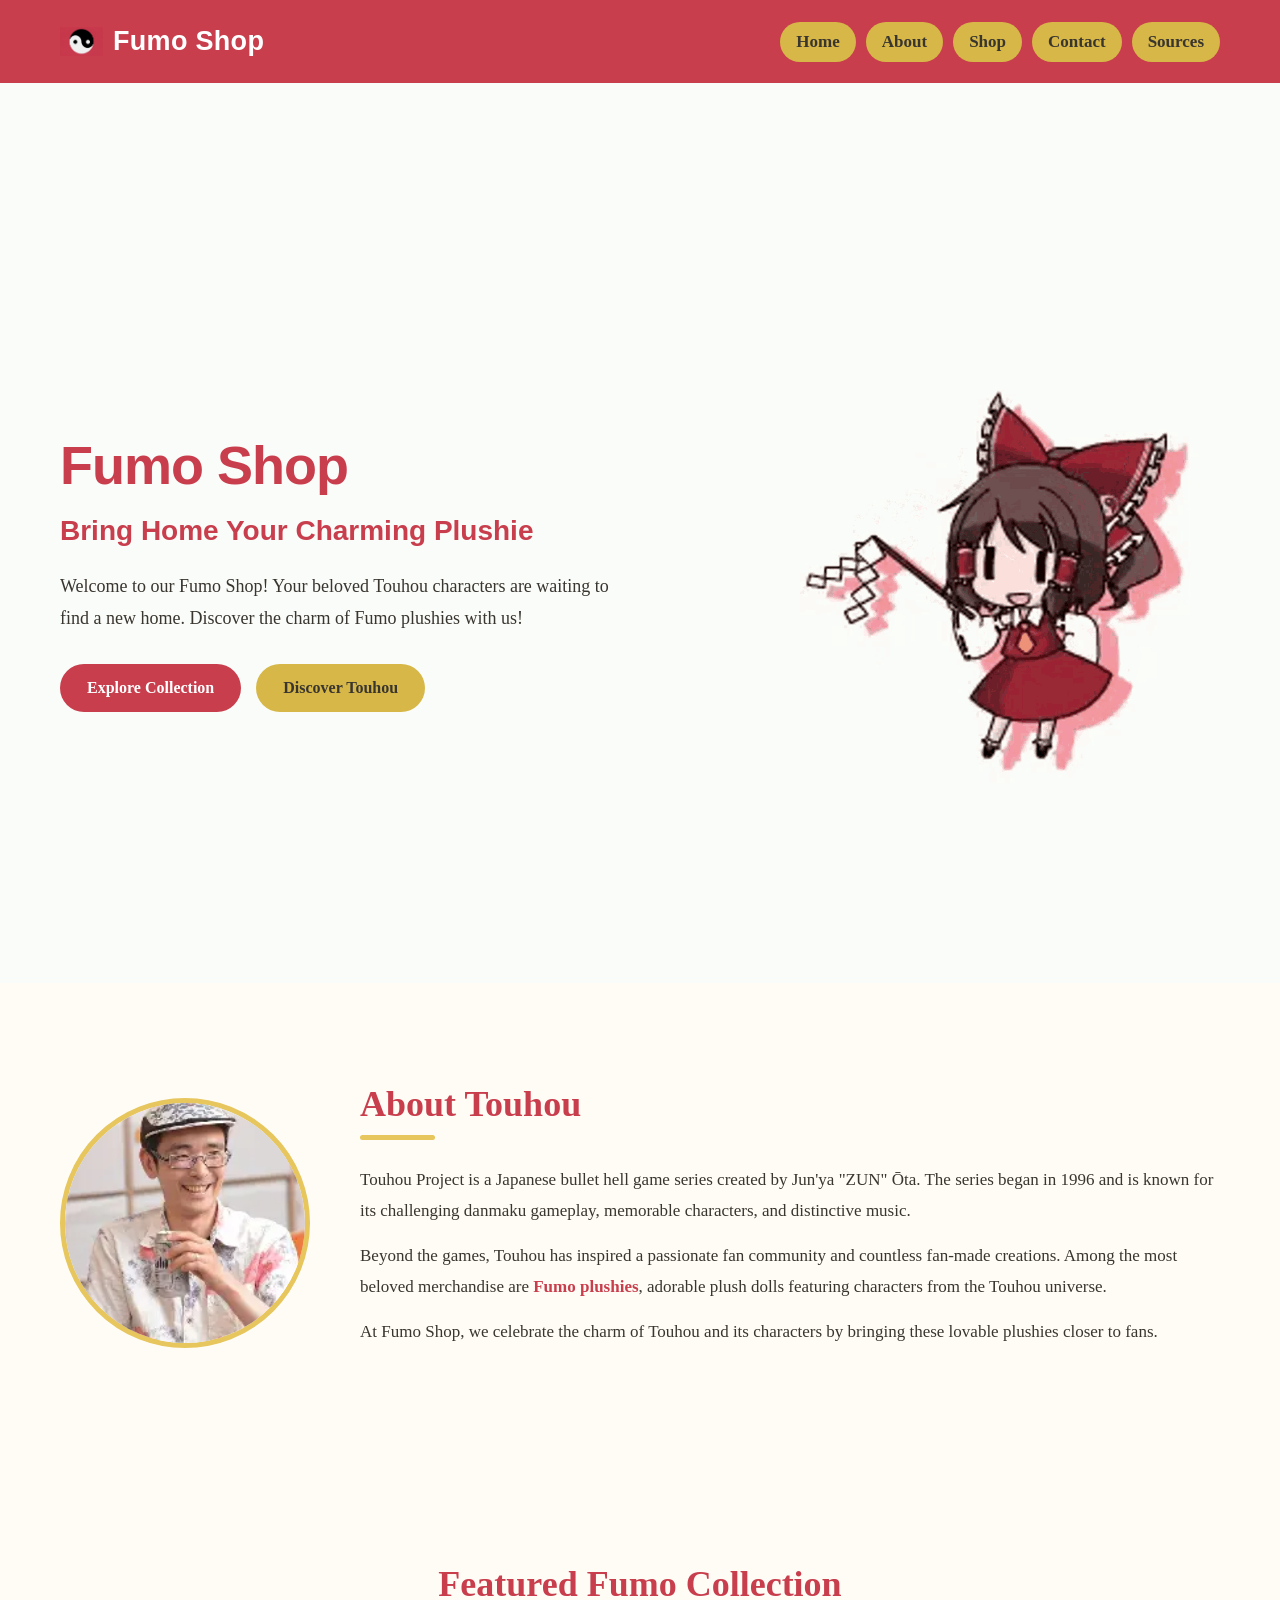
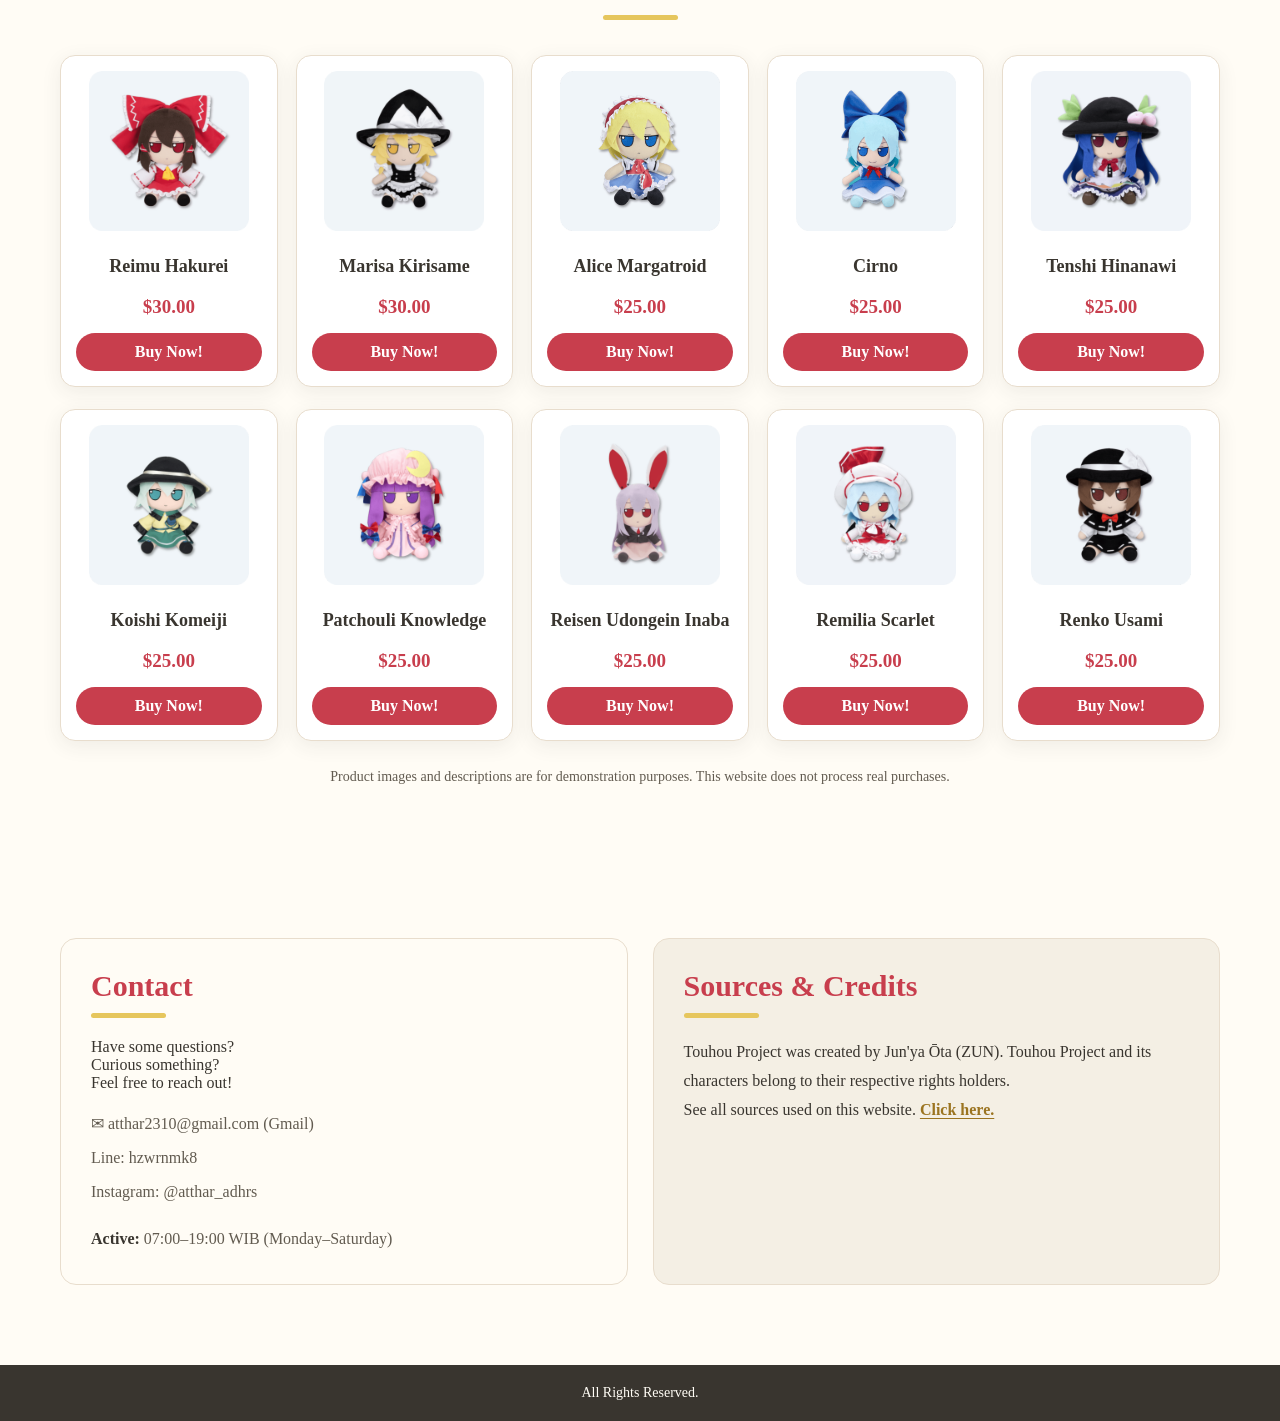
<file: index.html>
<!DOCTYPE html><html lang="en">
<head>
    <meta charset="UTF-8">
    <meta name="viewport" content="width=device-width, initial-scale=1.0">
    <meta name="description" content="Discover Touhou Project and explore adorable Fumo plushies at Fumo Shop.">
    <title>Fumo Shop</title>
    <link rel="stylesheet" href="style.css">
</head>
<body><header>
    <nav class="navbar section-content">
        <a href="index.html" class="nav-logo">
            <img src="image/logo.jpeg" alt="" class="brand-logo">
            <h2 class="logo-text">Fumo Shop</h2>
        </a>    <ul class="nav-menu">
        <li class="nav-item">
            <a href="index.html" class="nav-link">Home</a>
        </li>
        <li class="nav-item">
            <a href="about.html" class="nav-link">About</a>
        </li>
        <li class="nav-item">
            <a href="shop.html" class="nav-link">Shop</a>
        </li>
        <li class="nav-item">
            <a href="contact.html" class="nav-link">Contact</a>
        </li>
        <li class="nav-item">
            <a href="source.html" class="nav-link">Sources</a>
        </li>
    </ul>
</nav>

</header><main>
    <section class="hero-section" id="home">
        <div class="hero-content section-content">
            <div class="hero-details">
                <h1 class="title">Fumo Shop</h1>            <h2 class="subtitle">
                Bring Home Your Charming Plushie
            </h2>

            <p class="description">
                Welcome to our Fumo Shop! Your beloved Touhou
                characters are waiting to find a new home.
                Discover the charm of Fumo plushies with us!
            </p>

            <div class="buttons">
                <a href="#featured-fumo" class="button order-now">
                    Explore Collection
                </a>

                <a href="#about" class="button contact-us">
                    Discover Touhou
                </a>
            </div>
        </div>

        <div class="hero-image-wrapper">
            <img
                src="image/reimu_opening.gif"
                alt="Reimu Hakurei Fumo"
                class="hero-image"
            >
        </div>
    </div>
</section>

<section class="about-section home-about" id="about">
    <div class="about-content section-content">
        <img
            src="image/zun.webp"
            alt="ZUN, creator of Touhou Project"
            class="about-image"
        >

        <div class="about-details">
            <h2 class="section-title">About Touhou</h2>

            <p>
                Touhou Project is a Japanese bullet hell game
                series created by Jun'ya "ZUN" Ōta. The series
                began in 1996 and is known for its challenging
                danmaku gameplay, memorable characters, and
                distinctive music.
            </p>

            <p>
                Beyond the games, Touhou has inspired a passionate
                fan community and countless fan-made creations.
                Among the most beloved merchandise are
                <strong>Fumo plushies</strong>, adorable plush
                dolls featuring characters from the Touhou universe.
            </p>

            <p>
                At Fumo Shop, we celebrate the charm of Touhou
                and its characters by bringing these lovable
                plushies closer to fans.
            </p>
        </div>
    </div>
</section>

<section class="featured-fumo-section" id="featured-fumo">
    <div class="section-content">
        <div class="featured-fumo-heading">
            <h2 class="section-title">Featured Fumo Collection</h2>
        </div>

        <div class="featured-fumo-grid">
            <article class="featured-fumo-card">
                <img src="image/reimu_fumo.png" alt="Reimu Hakurei Fumo">
                <h3>Reimu Hakurei</h3>
                <p class="featured-fumo-price">$30.00</p>
                <a href="#" class="buy-button">Buy Now!</a>
            </article>

            <article class="featured-fumo-card">
                <img src="image/marisa_fumo.png" alt="Marisa Kirisame Fumo">
                <h3>Marisa Kirisame</h3>
                <p class="featured-fumo-price">$30.00</p>
                <a href="#" class="buy-button">Buy Now!</a>
            </article>

            <article class="featured-fumo-card">
                <img src="image/alice_fumo.png" alt="Alice Margatroid Fumo">
                <h3>Alice Margatroid</h3>
                <p class="featured-fumo-price">$25.00</p>
                <a href="#" class="buy-button">Buy Now!</a>
            </article>

            <article class="featured-fumo-card">
                <img src="image/cirno_fumo.png" alt="Cirno Fumo">
                <h3>Cirno</h3>
                <p class="featured-fumo-price">$25.00</p>
                <a href="#" class="buy-button">Buy Now!</a>
            </article>

            <article class="featured-fumo-card">
                <img src="image/tenshi_fumo.png" alt="Tenshi Hinanawi Fumo">
                <h3>Tenshi Hinanawi</h3>
                <p class="featured-fumo-price">$25.00</p>
                <a href="#" class="buy-button">Buy Now!</a>
            </article>

            <article class="featured-fumo-card">
                <img src="image/koishi_fumo.png" alt="Koishi Komeiji Fumo">
                <h3>Koishi Komeiji</h3>
                <p class="featured-fumo-price">$25.00</p>
                <a href="#" class="buy-button">Buy Now!</a>
            </article>

            <article class="featured-fumo-card">
                <img src="image/patchouli_fumo.png" alt="Patchouli Knowledge Fumo">
                <h3>Patchouli Knowledge</h3>
                <p class="featured-fumo-price">$25.00</p>
                <a href="#" class="buy-button">Buy Now!</a>
            </article>

            <article class="featured-fumo-card">
                <img src="image/reisen_fumo.png" alt="Reisen Udongein Inaba Fumo">
                <h3>Reisen Udongein Inaba</h3>
                <p class="featured-fumo-price">$25.00</p>
                <a href="#" class="buy-button">Buy Now!</a>
            </article>

            <article class="featured-fumo-card">
                <img src="image/remilia_fumo.png" alt="Remilia Scarlet Fumo">
                <h3>Remilia Scarlet</h3>
                <p class="featured-fumo-price">$25.00</p>
                <a href="#" class="buy-button">Buy Now!</a>
            </article>

            <article class="featured-fumo-card">
                <img src="image/renko_fumo.png" alt="Renko Usami Fumo">
                <h3>Renko Usami</h3>
                <p class="featured-fumo-price">$25.00</p>
                <a href="#" class="buy-button">Buy Now!</a>
            </article>
        </div>

        <p class="shop-note">
            Product images and descriptions are for demonstration
            purposes. This website does not process real purchases.
        </p>
    </div>
</section>

<div class="bottom-info">
    <section class="contact-section" id="contact">
        <h2 class="section-title">Contact</h2>

        <p>
            <div>Have some questions?</div>
            <div>Curious something?</div>
            Feel free to reach out!
        </p>

        <div class="contact-note">
            <p>✉ atthar2310@gmail.com (Gmail)</p>
            <p>Line: hzwrnmk8</p>
            <p>Instagram: @atthar_adhrs</p>
        </div>

        <p class="contact-hours">
            <strong>Active:</strong> 07:00–19:00 WIB
            (Monday–Saturday)
        </p>
    </section>

    <section class="source-section" id="source">
        <h2 class="section-title">Sources &amp; Credits</h2>

        <p>
            Touhou Project was created by Jun'ya Ōta (ZUN).
            Touhou Project and its characters belong to their
            respective rights holders.
        </p>

        <p>
            See all sources used on this website.
            <a href="source.html">Click here.</a>
        </p>
    </section>
</div>

</main><footer class="footer">
    <p>All Rights Reserved.</p>
</footer></body>
</html>
</file>
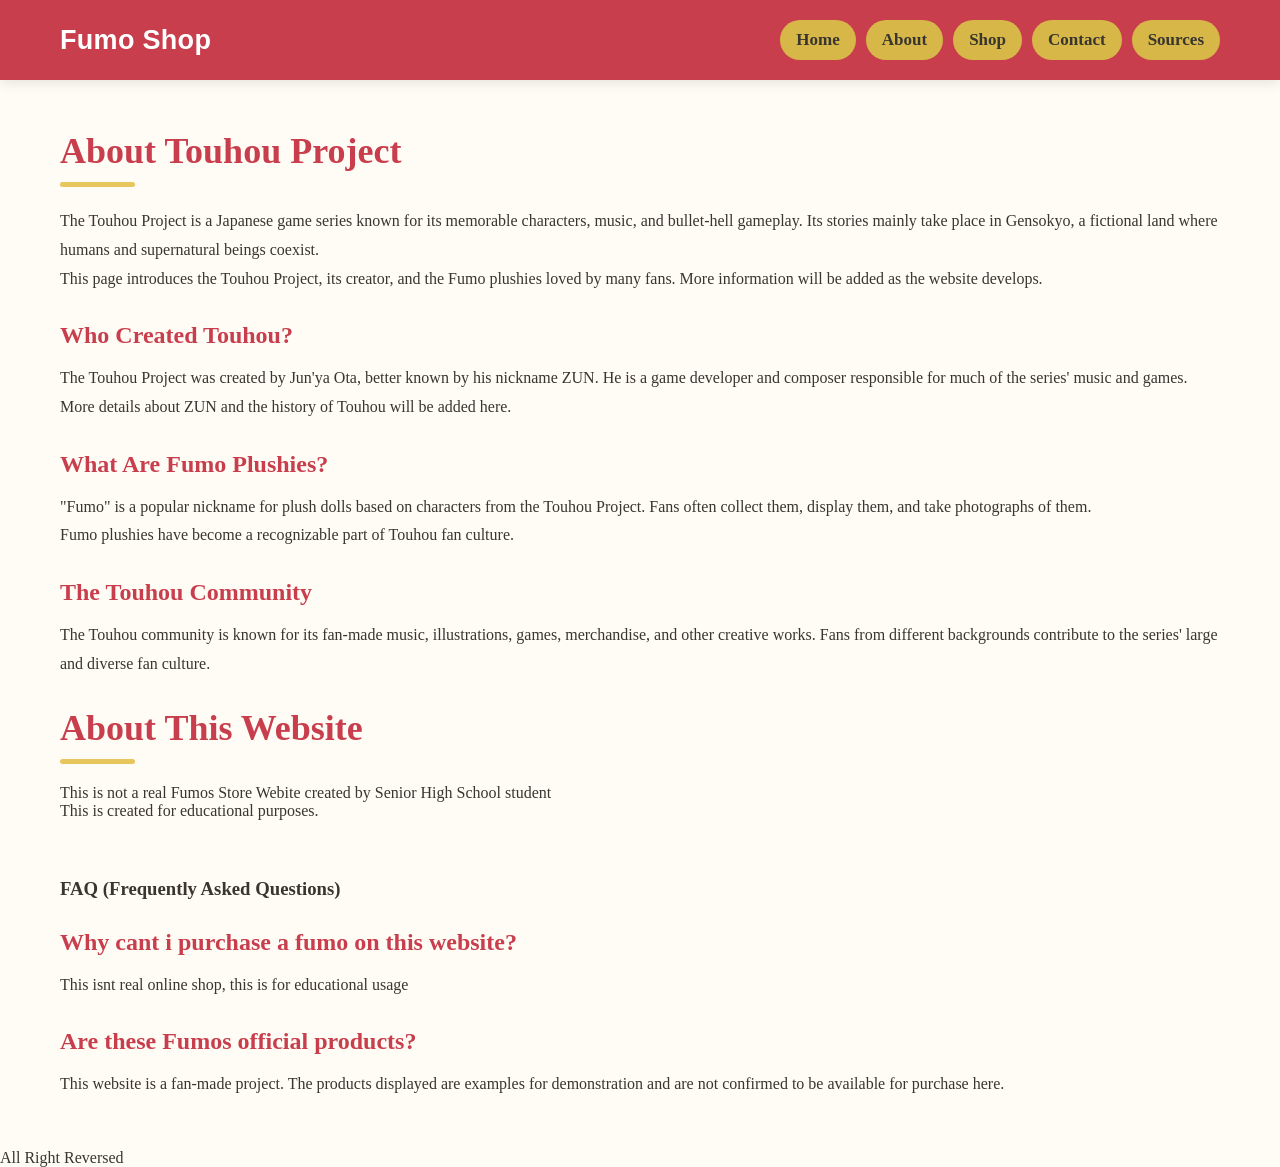
<file: about.html>
<!DOCTYPE html><html lang="en">
<head>
    <meta charset="UTF-8">
    <meta name="viewport" content="width=device-width, initial-scale=1.0">
    <title>About | Fumo Shop</title>
    <link rel="stylesheet" href="style.css">
</head>
<body><header>
    <nav class="navbar section-content">
        <a href="index.html" class="nav-logo">
            <h2 class="logo-text">Fumo Shop</h2>
        </a>

        <ul class="nav-menu">
            <li><a href="index.html" class="nav-link">Home</a></li>
            <li><a href="about.html" class="nav-link">About</a></li>
            <li><a href="shop.html" class="nav-link">Shop</a></li>
            <li><a href="contact.html" class="nav-link">Contact</a></li>
            <li><a href="sources.html" class="nav-link">Sources</a></li>
        </ul>
    </nav>
</header>

<main class="subpage section-content">

    <section>
        <h1 class="section-title">About Touhou Project</h1>

        <p>
            The Touhou Project is a Japanese game series known for
            its memorable characters, music, and bullet-hell gameplay.
            Its stories mainly take place in Gensokyo, a fictional land
            where humans and supernatural beings coexist.
        </p>

        <p>
            This page introduces the Touhou Project, its creator,
            and the Fumo plushies loved by many fans.
            More information will be added as the website develops.
        </p>
    </section>

    <section>
        <div><p>ㅤ</p></div>
        <h2>Who Created Touhou?</h2>

        <p>
            The Touhou Project was created by Jun'ya Ota, better known
            by his nickname ZUN. He is a game developer and composer
            responsible for much of the series' music and games.
        </p>

        <p>
            More details about ZUN and the history of Touhou
            will be added here.
        </p>
    </section>

    <section>
        <div><p>ㅤ</p></div>
        <h2>What Are Fumo Plushies?</h2>

        <p>
            "Fumo" is a popular nickname for plush dolls based on
            characters from the Touhou Project. Fans often collect
            them, display them, and take photographs of them.
        </p>

        <p>
            Fumo plushies have become a recognizable part of
            Touhou fan culture.
        </p>
    </section>

    <section>
        <div><p>ㅤ</p></div>
        <h2>The Touhou Community</h2>

        <p>
            The Touhou community is known for its fan-made music,
            illustrations, games, merchandise, and other creative works.
            Fans from different backgrounds contribute to the series'
            large and diverse fan culture.
        </p>
        <div><p>ㅤ</p></div>
        <section>
        <h1 class="section-title">About This Website</h1>

        <p>
            <div>This is not a real Fumos Store Webite created by Senior High School student</div>
            This is created for educational purposes.
        </p>

    </section>

        <section>
            <div><p>ㅤ</p></div>
            <div><p>ㅤ</p></div>
            <h1>
                FAQ (Frequently Asked Questions)
            </h1>
            <div><p>ㅤ</p></div>
        <h2>Why cant i purchase a fumo on this website?</h2>

        <p>
            This isnt real online shop, this is for educational usage
        </p>
 
    </section>
        <section>
        <div><p>ㅤ</p></div>
        <h2> Are these Fumos official products?</h2>

        <p>
            This website is a fan-made project. The products displayed are examples for demonstration and are not confirmed to be available for purchase here.
        </p>
    </section>

</main>

<footer>
    <p>All Right Reversed</p>
</footer>

</body>
</html>
</file>
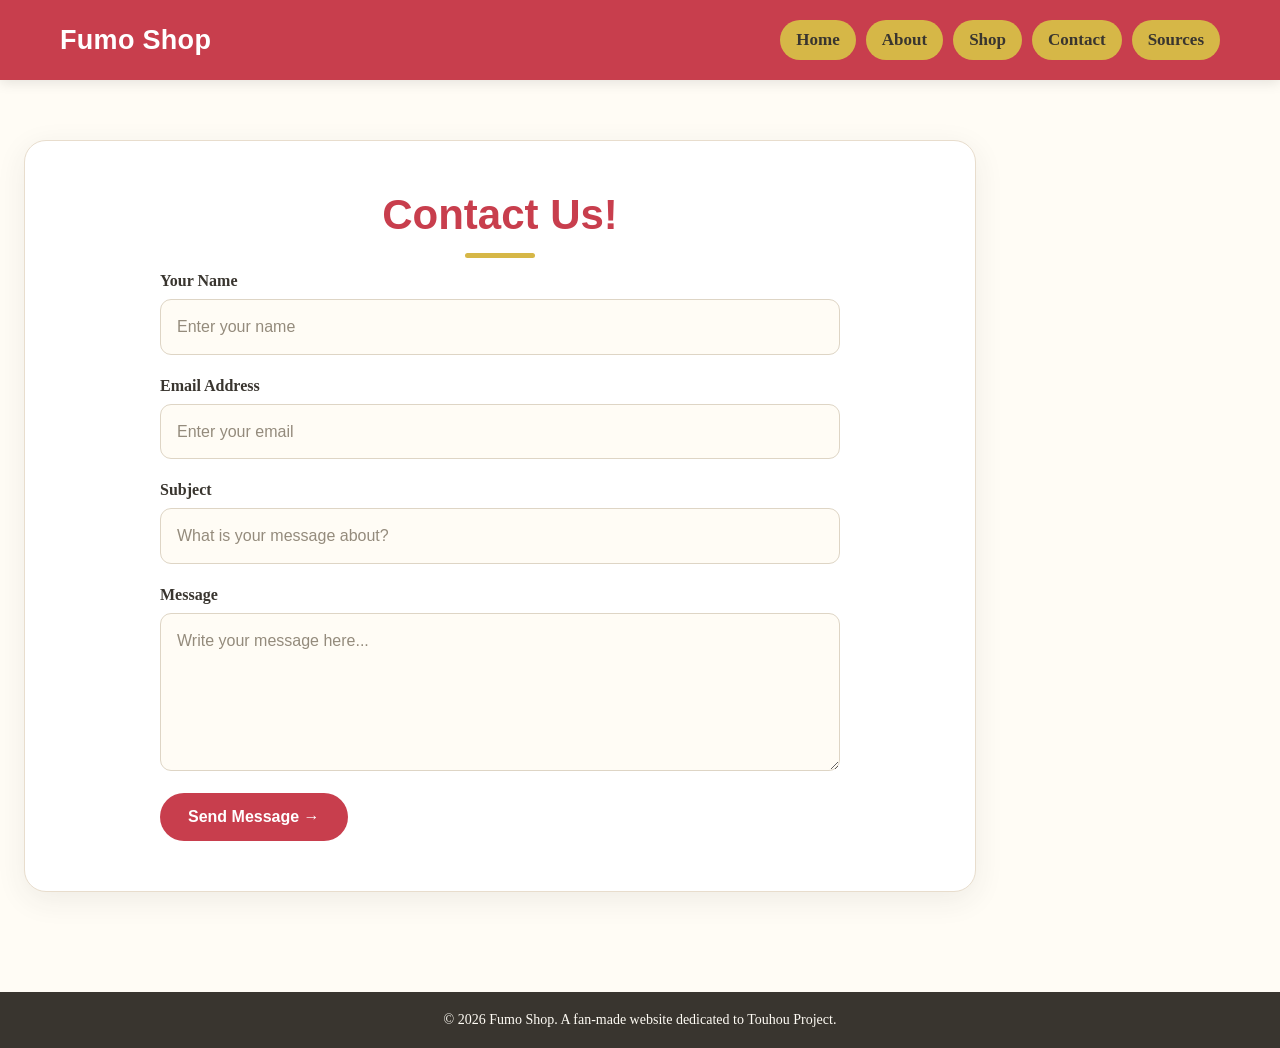
<file: contact.html>
<!DOCTYPE html><html lang="en">
<head>
    <meta charset="UTF-8">
    <meta name="viewport" content="width=device-width, initial-scale=1.0">
    <title>Contact | Fumo Shop</title>
    <link rel="stylesheet" href="style.css">
</head><body><header class="contact-header">
    <nav class="navbar section-content">
        <a href="index.html" class="nav-logo">
            <h2 class="logo-text">Fumo Shop</h2>
        </a>

        <ul class="nav-menu">
            <li><a href="index.html" class="nav-link">Home</a></li>
            <li><a href="about.html" class="nav-link">About</a></li>
            <li><a href="shop.html" class="nav-link">Shop</a></li>
            <li><a href="contact.html" class="nav-link active">Contact</a></li>
            <li><a href="sources.html" class="nav-link">Sources</a></li>
        </ul>
    </nav>
</header>

<main class="contact-page">

    <section class="contact-section">

        <h1 class="page-title">Contact Us!</h1>

        <form class="contact-form" action="#" method="post">

            <div class="form-group">
                <label for="name">Your Name</label>
                <input
                    type="text"
                    id="name"
                    name="name"
                    placeholder="Enter your name"
                    required
                >
            </div>

            <div class="form-group">
                <label for="email">Email Address</label>
                <input
                    type="email"
                    id="email"
                    name="email"
                    placeholder="Enter your email"
                    required
                >
            </div>

            <div class="form-group">
                <label for="subject">Subject</label>
                <input
                    type="text"
                    id="subject"
                    name="subject"
                    placeholder="What is your message about?"
                    required
                >
            </div>

            <div class="form-group">
                <label for="message">Message</label>
                <textarea
                    id="message"
                    name="message"
                    rows="5"
                    placeholder="Write your message here..."
                    required
                ></textarea>
            </div>

            <button type="submit" class="send-button">
                Send Message <span>→</span>
            </button>

        </form>

    </section>

</main>

<footer class="footer">
    <p>© 2026 Fumo Shop. A fan-made website dedicated to Touhou Project.</p>
</footer>

</body>
</html>
</file>
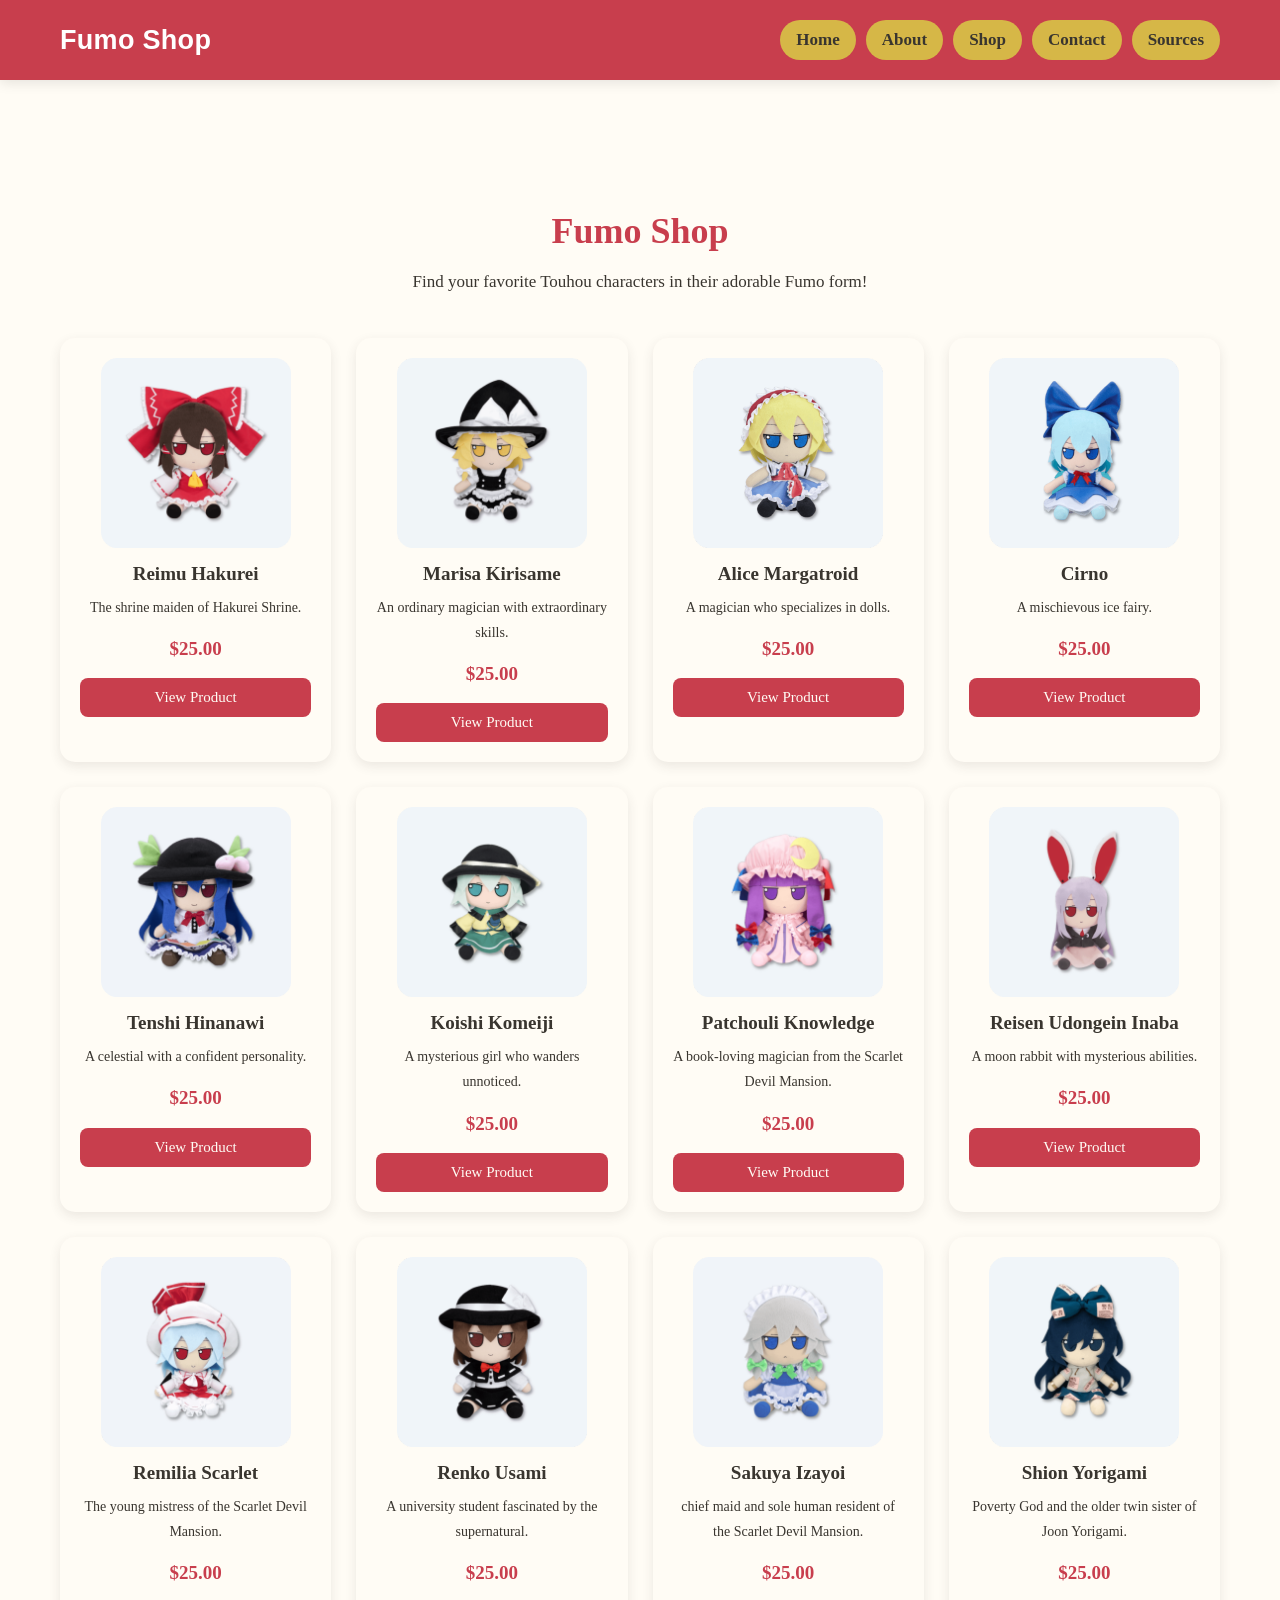
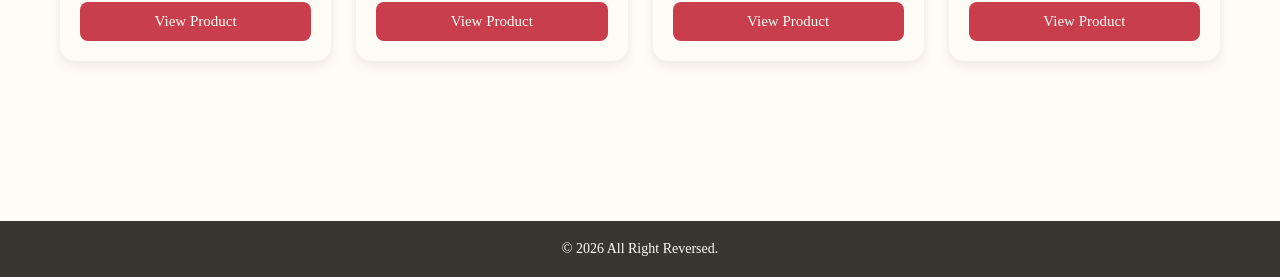
<file: shop.html>
<!DOCTYPE html><html lang="en">
<head>
    <meta charset="UTF-8">
    <meta name="viewport" content="width=device-width, initial-scale=1.0">
    <title>Shop | Fumo Shop</title>
    <link rel="stylesheet" href="style.css">
</head>
<body><header>
    <nav class="navbar section-content">
        <a href="index.html" class="nav-logo">
            <h2 class="logo-text">Fumo Shop</h2>
        </a>

        <ul class="nav-menu">
            <li><a href="index.html" class="nav-link">Home</a></li>
            <li><a href="about.html" class="nav-link">About</a></li>
            <li><a href="shop.html" class="nav-link">Shop</a></li>
            <li><a href="contact.html" class="nav-link">Contact</a></li>
            <li><a href="sources.html" class="nav-link">Sources</a></li>
        </ul>
    </nav>
</header>

<main class="subpage section-content">

    <section class="shop-section">
        <h1 class="page-title">Fumo Shop</h1>
        <p class="page-description">
            Find your favorite Touhou characters in their adorable Fumo form!
        </p>

        <div class="product-grid">

            <div class="product-card">
                <img src="image/reimu_fumo.png" alt="Reimu Hakurei Fumo">
                <h3>Reimu Hakurei</h3>
                <p>The shrine maiden of Hakurei Shrine.</p>
                <p class="product-price">$25.00</p>
                <button class="shop-button" type="button">View Product</button>
            </div>

            <div class="product-card">
                <img src="image/marisa_fumo.png" alt="Marisa Kirisame Fumo">
                <h3>Marisa Kirisame</h3>
                <p>An ordinary magician with extraordinary skills.</p>
                <p class="product-price">$25.00</p>
                <button class="shop-button" type="button">View Product</button>
            </div>

            <div class="product-card">
                <img src="image/alice_fumo.png" alt="Alice Margatroid Fumo">
                <h3>Alice Margatroid</h3>
                <p>A magician who specializes in dolls.</p>
                <p class="product-price">$25.00</p>
                <button class="shop-button" type="button">View Product</button>
            </div>

            <div class="product-card">
                <img src="image/cirno_fumo.png" alt="Cirno Fumo">
                <h3>Cirno</h3>
                <p>A mischievous ice fairy.</p>
                <p class="product-price">$25.00</p>
                <button class="shop-button" type="button">View Product</button>
            </div>

            <div class="product-card">
                <img src="image/tenshi_fumo.png" alt="Tenshi Hinanawi Fumo">
                <h3>Tenshi Hinanawi</h3>
                <p>A celestial with a confident personality.</p>
                <p class="product-price">$25.00</p>
                <button class="shop-button" type="button">View Product</button>
            </div>

            <div class="product-card">
                <img src="image/koishi_fumo.png" alt="Koishi Komeiji Fumo">
                <h3>Koishi Komeiji</h3>
                <p>A mysterious girl who wanders unnoticed.</p>
                <p class="product-price">$25.00</p>
                <button class="shop-button" type="button">View Product</button>
            </div>

            <div class="product-card">
                <img src="image/patchouli_fumo.png" alt="Patchouli Knowledge Fumo">
                <h3>Patchouli Knowledge</h3>
                <p>A book-loving magician from the Scarlet Devil Mansion.</p>
                <p class="product-price">$25.00</p>
                <button class="shop-button" type="button">View Product</button>
            </div>

            <div class="product-card">
                <img src="image/reisen_fumo.png" alt="Reisen Udongein Inaba Fumo">
                <h3>Reisen Udongein Inaba</h3>
                <p>A moon rabbit with mysterious abilities.</p>
                <p class="product-price">$25.00</p>
                <button class="shop-button" type="button">View Product</button>
            </div>

            <div class="product-card">
                <img src="image/remilia_fumo.png" alt="Remilia Scarlet Fumo">
                <h3>Remilia Scarlet</h3>
                <p>The young mistress of the Scarlet Devil Mansion.</p>
                <p class="product-price">$25.00</p>
                <button class="shop-button" type="button">View Product</button>
            </div>

            <div class="product-card">
                <img src="image/renko_fumo.png" alt="Renko Usami Fumo">
                <h3>Renko Usami</h3>
                <p>A university student fascinated by the supernatural.</p>
                <p class="product-price">$25.00</p>
                <button class="shop-button" type="button">View Product</button>
            </div>
            
            <div class="product-card">
                <img src="image/sakuya_fumo.png" alt="Sakuya Izayoi Fumo">
                <h3>Sakuya Izayoi</h3>
                <p>chief maid and sole human resident of the Scarlet Devil Mansion.</p>
                <p class="product-price">$25.00</p>
                <button class="shop-button" type="button">View Product</button>
            </div>

            <div class="product-card">
                <img src="image/shion_fumo.png" alt="Shion Yorigami Fumo">
                <h3>Shion Yorigami</h3>
                <p>Poverty God and the older twin sister of Joon Yorigami.</p>
                <p class="product-price">$25.00</p>
                <button class="shop-button" type="button">View Product</button>
            </div>

        </div>
    </section>

</main>

<footer class="footer">
    <p>© 2026 All Right Reversed.</p>
</footer>

</body>
</html>
</file>
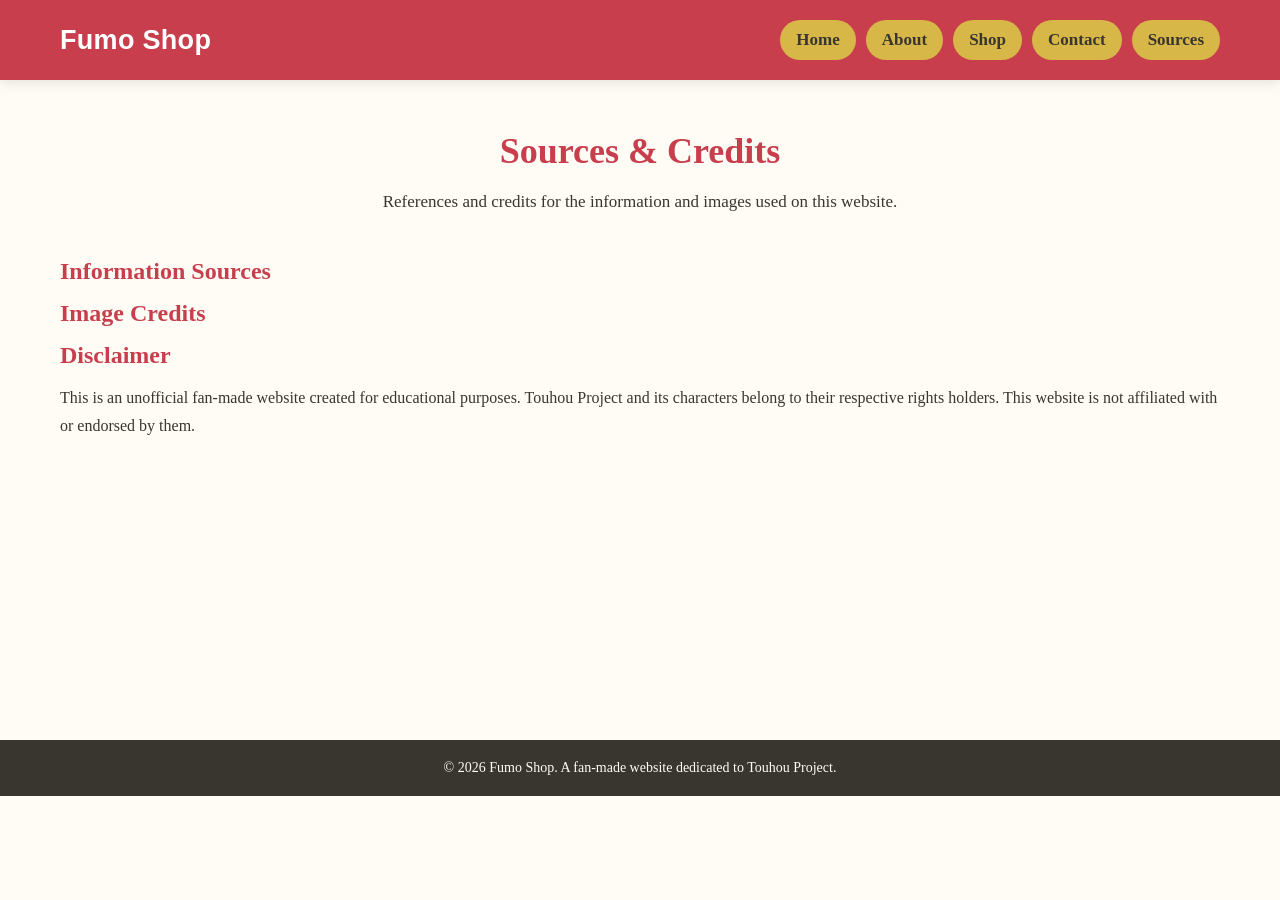
<file: source.html>
<!DOCTYPE html><html lang="en">
<head>
    <meta charset="UTF-8">
    <meta name="viewport" content="width=device-width, initial-scale=1.0">
    <title>Sources | Fumo Shop</title>
    <link rel="stylesheet" href="style.css">
</head>
<body><header>
    <nav class="navbar section-content">
        <a href="index.html" class="nav-logo">
            <h2 class="logo-text">Fumo Shop</h2>
        </a>

        <ul class="nav-menu">
            <li><a href="index.html" class="nav-link">Home</a></li>
            <li><a href="about.html" class="nav-link">About</a></li>
            <li><a href="shop.html" class="nav-link">Shop</a></li>
            <li><a href="contact.html" class="nav-link">Contact</a></li>
            <li><a href="sources.html" class="nav-link">Sources</a></li>
        </ul>
    </nav>
</header>

<main class="subpage">
    <h1 class="page-title">Sources & Credits</h1>

    <p class="page-description">
        References and credits for the information and images used on this website.
    </p>

    <section class="about-section">

        <section>
            <h2>Information Sources</h2>
            <ul>
                <li><!-- Source name and URL --></li>
                <li><!-- Source name and URL --></li>
            </ul>
        </section>

        <section>
            <h2>Image Credits</h2>
            <ul>
                <li><!-- Image name, creator, and URL --></li>
                <li><!-- Image name, creator, and URL --></li>
            </ul>
        </section>

        <section>
            <h2>Disclaimer</h2>
            <p>
                This is an unofficial fan-made website created for
                educational purposes. Touhou Project and its characters
                belong to their respective rights holders. This website
                is not affiliated with or endorsed by them.
            </p>
        </section>

    </section>
</main>

<footer class="footer">
    <p>© 2026 Fumo Shop. A fan-made website dedicated to Touhou Project.</p>
</footer>

</body>
</html>
</file>
<file: style.css>
* {
  margin: 0;
  padding: 0;
  box-sizing: border-box;
  font-family: "Times New Roman", serif;
}

html {
  scroll-behavior: smooth;
  scroll-padding-top: 100px;
}

body {
  background: #FFFCF5;
  color: #39352F;
}

a {
  text-decoration: none;
}

ul {
  list-style: none;
}

img {
  display: block;
  max-width: 100%;
}

.section-content {
  width: 100%;
  max-width: 1200px;
  margin: 0 auto;
  padding: 20px;
}

.section-title {
  color: #C83E4D;
  font-size: 36px;
  margin-bottom: 20px;
}

.section-title::after {
  content: "";
  display: block;
  width: 75px;
  height: 5px;
  background: #E6C65D;
  margin-top: 10px;
  border-radius: 5px;
}

header {
  background: #C83E4D;
  top: 0;
  left: 0;
  width: 100%;
  z-index: 10;
  box-shadow: 0 3px 12px rgba(0, 0, 0, 0.1);
}

.navbar {
  display: flex;
  align-items: center;
  justify-content: space-between;
  gap: 20px;
}

.nav-logo {
  display: flex;
  align-items: center;
  gap: 10px;
  flex-shrink: 0;
}

.nav-logo .brand-logo {
  width: 43px;
  height: 43px;
  object-fit: contain;
}

.nav-logo .logo-text {
  color: #FFFFFF;
  white-space: nowrap;
  font-family: "Trebuchet MS", Arial, sans-serif;
  font-size: 27px;
  font-weight: 800;
  letter-spacing: 0.3px;
}

.nav-menu {
  display: flex;
  align-items: center;
  gap: 10px;
}

.nav-link {
  display: block;
  padding: 10px 16px;
  background: #D6B747;
  color: #39352F;
  border-radius: 30px;
  font-size: 17px;
  font-weight: bold;
  transition: background-color 0.3s ease, color 0.3s ease;
  white-space: nowrap;
}

.nav-link:hover {
  background: #B99A32;
  color: #FFFFFF;
}

.hero-section {
  min-height: 100vh;
  background: #fafcf9;
  color: #39352F;
  padding-top: 80px;
  display: flex;
  align-items: center;
}

.hero-content {
  display: flex;
  align-items: center;
  justify-content: space-between;
  gap: 50px;
  min-height: calc(100vh - 80px);
}

.hero-details {
  flex: 1;
  min-width: 0;
}

.hero-details .title {
  color: #C83E4D;
  font-family: "Trebuchet MS", Arial, sans-serif;
  font-size: 54px;
  font-weight: 800;
  letter-spacing: -1px;
  margin-bottom: 15px;
}

.hero-details .subtitle {
  color: #C83E4D;
  font-family: "Trebuchet MS", Arial, sans-serif;
  font-size: 28px;
  font-weight: 600;
  line-height: 1.4;
  margin-bottom: 20px;
}

.hero-details .description {
  color: #39352F;
  font-size: 18px;
  line-height: 1.8;
  margin-bottom: 30px;
  max-width: 550px;
}

.buttons {
  display: flex;
  flex-wrap: wrap;
  gap: 15px;
}

.button {
  display: inline-block;
  padding: 13px 25px;
  border: 2px solid transparent;
  border-radius: 30px;
  font-size: 16px;
  font-weight: bold;
  transition: background-color 0.3s ease, color 0.3s ease, transform 0.3s ease;
}

.order-now {
  background: #C83E4D;
  color: #FFFFFF;
}

.order-now:hover {
  background: #A82F3D;
  transform: translateY(-2px);
}

.contact-us {
  background: #D6B747;
  color: #39352F;
}

.contact-us:hover {
  background: #B99A32;
  color: #FFFFFF;
  transform: translateY(-2px);
}

.hero-image-wrapper {
  flex: 1;
  min-width: 0;
  max-width: 420px;
  margin: 0 auto;
}

.hero-image {
  width: 100%;
  height: auto;
  object-fit: contain;
}

.home-about {
  max-width: none;
  margin: 0;
  background: #FFFCF5;
  color: #39352F;
  padding: 80px 0;
}

.about-content {
  display: flex;
  align-items: center;
  justify-content: center;
  gap: 50px;
}

.about-image {
  width: 250px;
  height: 250px;
  object-fit: cover;
  border-radius: 50%;
  flex-shrink: 0;
  border: 5px solid #E6C65D;
}

.about-details {
  flex: 1;
  min-width: 0;
}

.about-details .section-title {
  color: #C83E4D;
  font-size: 36px;
  margin-bottom: 25px;
}

.about-details .section-title::after {
  margin: 10px 0 0;
}

.about-details p {
  font-size: 17px;
  line-height: 1.8;
  margin-bottom: 15px;
}

.about-details strong {
  color: #C83E4D;
}

.featured-fumo-section {
  background: #FFFCF5;
  padding: 80px 0;
}

.featured-fumo-heading {
  text-align: center;
  margin-bottom: 35px;
}

.featured-fumo-heading .section-title::after {
  margin: 10px auto 0;
}

.featured-fumo-grid {
  display: grid;
  grid-template-columns: repeat(5, minmax(0, 1fr));
  gap: 22px 18px;
}

.featured-fumo-card {
  min-width: 0;
  padding: 15px;
  background: #FFFFFF;
  border: 1px solid #E8DDCD;
  border-radius: 15px;
  text-align: center;
  box-shadow: 0 5px 20px rgba(57, 53, 47, 0.08);
  transition: transform 0.25s ease, box-shadow 0.25s ease;
}

.featured-fumo-card:hover {
  transform: translateY(-5px);
  box-shadow: 0 10px 25px rgba(57, 53, 47, 0.13);
}

.featured-fumo-card img {
  width: 100%;
  height: 160px;
  object-fit: contain;
  margin: 0 auto 15px;
}

.featured-fumo-card h3 {
  min-height: 42px;
  display: flex;
  align-items: center;
  justify-content: center;
  color: #39352F;
  font-size: 18px;
  line-height: 1.4;
  margin-bottom: 8px;
}

.featured-fumo-price {
  color: #C83E4D;
  font-size: 19px;
  font-weight: bold;
}

.buy-button {
  display: block;
  margin-top: 15px;
  padding: 10px;
  background: #C83E4D;
  color: #FFFFFF;
  border-radius: 25px;
  font-size: 16px;
  font-weight: bold;
  text-align: center;
  transition: background-color 0.25s ease, transform 0.25s ease;
}

.buy-button:hover {
  background: #A82F3D;
  transform: translateY(-2px);
}

.shop-note {
  margin-top: 25px;
  text-align: center;
  font-size: 14px;
  line-height: 1.6;
  color: #625B50;
}

.bottom-info {
  width: 100%;
  max-width: 1200px;
  margin: 0 auto;
  padding: 50px 20px;
  display: grid;
  grid-template-columns: repeat(2, minmax(0, 1fr));
  gap: 25px;
  align-items: stretch;
}

.bottom-info .contact-section,
.bottom-info .source-section {
  min-width: 0;
  padding: 30px;
  border-radius: 16px;
  text-align: left;
}

.bottom-info .contact-section {
  background: #FFFCF5;
  border: 1px solid #E8DDCD;
}

.bottom-info .source-section {
  background: #F4EFE4;
  border: 1px solid #E8DDCD;
}

.bottom-info .section-title {
  font-size: 30px;
}

.bottom-info .section-title::after {
  margin-left: 0;
}

.bottom-info .contact-section p,
.bottom-info .source-section p {
  font-size: 16px;
  line-height: 1.8;
  overflow-wrap: anywhere;
}

.bottom-info .contact-note {
  margin-top: 18px;
  color: #625B50;
}

.bottom-info .contact-note p {
  margin-bottom: 5px;
}

.bottom-info .contact-hours {
  margin-top: 18px;
  color: #625B50;
}

.bottom-info .contact-hours strong {
  color: #39352F;
}

.bottom-info a {
  color: #9B7420;
  font-weight: bold;
  text-decoration: underline;
  text-underline-offset: 3px;
}

.bottom-info a:hover {
  color: #C83E4D;
}

.shop-section {
  background: #FFFCF5;
  padding: 80px 0;
  width: 100%;
}

.shop-heading {
  text-align: center;
  margin-bottom: 35px;
}

.shop-heading .section-title::after {
  margin: 10px auto 0;
}

.shop-heading p {
  font-size: 18px;
  color: #625B50;
}

.menu-list {
  display: grid;
  grid-template-columns: repeat(2, minmax(0, 1fr));
  gap: 30px;
}

.menu-item {
  background: #FFFFFF;
  padding: 25px;
  border-radius: 20px;
  text-align: center;
  box-shadow: 0 5px 20px rgba(57, 53, 47, 0.08);
  transition: transform 0.3s ease, box-shadow 0.3s ease;
}

.menu-item:hover {
  transform: translateY(-5px);
  box-shadow: 0 10px 25px rgba(57, 53, 47, 0.13);
}

.menu-image {
  width: 100%;
  height: 220px;
  object-fit: contain;
  margin: 0 auto 20px;
}

.menu-item .name {
  font-size: 24px;
  color: #C83E4D;
  margin-bottom: 10px;
}

.menu-item .text {
  font-size: 17px;
  line-height: 1.6;
  color: #625B50;
}

.subpage {
  max-width: 1200px;
  margin: 0 auto;
  padding: 50px 20px;
  min-height: 70vh;
  color: #39352F;
}

.page-title {
  text-align: center;
  font-size: 36px;
  color: #C83E4D;
  margin-bottom: 15px;
}

.page-description {
  text-align: center;
  font-size: 17px;
  line-height: 1.7;
  margin: 0 auto 40px;
  max-width: 750px;
}

.subpage h2 {
  color: #C83E4D;
  margin-bottom: 15px;
}

.subpage p {
  line-height: 1.8;
}

.subpage.about-section {
  max-width: 900px;
  margin: 0 auto;
}

.subpage.about-section section {
  background-color: #FFFCF5;
  padding: 25px;
  margin-bottom: 25px;
  border-radius: 15px;
  border-left: 5px solid #849B72;
  box-shadow: 0 3px 10px rgba(57, 53, 47, 0.08);
}

.subpage.about-section h2 {
  font-size: 25px;
}

.subpage.about-section p {
  font-size: 16px;
  text-align: justify;
}

.product-grid {
  display: grid;
  grid-template-columns: repeat(4, minmax(0, 1fr));
  gap: 25px;
  margin-top: 30px;
}

.product-card {
  background-color: #FFFCF5;
  border-radius: 15px;
  padding: 20px;
  text-align: center;
  box-shadow: 0 4px 12px rgba(57, 53, 47, 0.10);
  display: flex;
  flex-direction: column;
  height: 100%;
  transition: transform 0.25s ease, box-shadow 0.25s ease;
}

.product-card:hover {
  transform: translateY(-5px);
  box-shadow: 0 8px 18px rgba(57, 53, 47, 0.15);
}

.product-card img {
  width: 100%;
  height: 190px;
  object-fit: contain;
  margin-bottom: 15px;
}

.product-card h3 {
  color: #39352F;
  font-size: 19px;
  margin-bottom: 10px;
}

.product-card p {
  font-size: 14px;
  margin-bottom: 12px;
}

.product-card .product-price {
  color: #C83E4D;
  font-size: 19px;
  font-weight: bold;
}

.shop-button {
  background-color: #C83E4D;
  color: #FFFCF5;
  border: none;
  border-radius: 8px;
  padding: 11px 18px;
  font-family: "Times New Roman", serif;
  font-size: 15px;
  cursor: pointer;
  transition: background-color 0.2s ease;
}

.shop-button:hover {
  background-color: #A92F3D;
}

.footer {
  background-color: #39352F;
  color: #FFFCF5;
  text-align: center;
  padding: 20px;
  margin-top: 30px;
}

.footer p {
  margin: 0;
  font-size: 14px;
}

@media screen and (max-width: 1000px) {
  .featured-fumo-grid {
    grid-template-columns: repeat(3, minmax(0, 1fr));
  }

  .product-grid {
    grid-template-columns: repeat(3, minmax(0, 1fr));
  }
}

@media screen and (max-width: 800px) {
  html {
    scroll-padding-top: 150px;
  }

  .navbar {
    flex-direction: column;
    gap: 12px;
  }

  .nav-menu {
    flex-wrap: wrap;
    justify-content: center;
    gap: 7px;
  }

  .nav-link {
    padding: 8px 12px;
    font-size: 15px;
  }

  .nav-logo .brand-logo {
    width: 38px;
    height: 38px;
  }

  .hero-section {
    padding-top: 50px;
  }

  .hero-content {
    flex-direction: column;
    justify-content: center;
    text-align: center;
    gap: 30px;
    padding-top: 35px;
    padding-bottom: 50px;
  }

  .hero-details .title {
    font-size: 42px;
  }

  .hero-details .subtitle {
    font-size: 24px;
  }

  .hero-details .description {
    font-size: 17px;
    margin-left: auto;
    margin-right: auto;
  }

  .buttons {
    justify-content: center;
  }

  .hero-image-wrapper {
    width: 100%;
    max-width: 320px;
  }

  .about-content {
    flex-direction: column;
    text-align: center;
    gap: 30px;
  }

  .about-image {
    width: 200px;
    height: 200px;
  }

  .about-details .section-title::after {
    margin: 10px auto 0;
  }

  .about-details p {
    font-size: 16px;
  }

  .menu-list {
    grid-template-columns: 1fr;
    gap: 20px;
  }

  .menu-image {
    height: 200px;
  }

  .section-title {
    font-size: 30px;
  }

  .bottom-info {
    grid-template-columns: 1fr;
    padding: 35px 20px;
  }

  .bottom-info .contact-section,
  .bottom-info .source-section {
    padding: 25px;
  }

  .product-grid {
    grid-template-columns: repeat(2, minmax(0, 1fr));
    gap: 15px;
  }

  .product-card {
    padding: 12px;
  }

  .product-card img {
    height: 150px;
  }

  .page-title {
    font-size: 30px;
  }
}

@media screen and (max-width: 600px) {
  .featured-fumo-section {
    padding: 50px 0;
  }

  .featured-fumo-grid {
    grid-template-columns: repeat(2, minmax(0, 1fr));
    gap: 15px;
  }

  .featured-fumo-card {
    padding: 10px;
  }

  .featured-fumo-card img {
    height: 130px;
  }

  .featured-fumo-card h3 {
    font-size: 16px;
  }

  .featured-fumo-price {
    font-size: 17px;
  }
}

@media screen and (max-width: 400px) {
  .product-grid {
    grid-template-columns: 1fr;
  }

  .nav-menu {
    gap: 5px;
  }

  .nav-link {
    padding: 8px 10px;
    font-size: 14px;
  }

  .nav-logo .logo-text {
    font-size: 24px;
  }

  .hero-details .title {
    font-size: 36px;
  }

  .hero-details .subtitle {
    font-size: 21px;
  }
}

.contact-page {
  max-width: 1000px;
  padding: 60px 24px 70px;
}

.contact-page .contact-section {
  background: #FFFFFF;
  padding: clamp(24px, 5vw, 50px);
  border: 1px solid #E8DDCD;
  border-radius: 22px;
  box-shadow: 0 8px 30px rgba(57, 53, 47, 0.08);
  text-align: left;
}

.contact-page .page-title {
  font-family: "Trebuchet MS", Arial, sans-serif;
  font-size: clamp(30px, 4vw, 42px);
  font-weight: 800;
  margin-bottom: 14px;
}

.contact-page .page-title::after {
  content: "";
  display: block;
  width: 70px;
  height: 5px;
  margin: 14px auto 0;
  background: #D6B747;
  border-radius: 5px;
}

.contact-page .page-description {
  max-width: 600px;
  margin: 0 auto 35px;
  color: #625B50;
  font-size: clamp(15px, 2vw, 17px);
  line-height: 1.8;
  text-align: center;
}

.contact-form {
  display: flex;
  flex-direction: column;
  gap: 22px;
  width: 100%;
  max-width: 680px;
  margin: 0 auto;
}

.form-group {
  display: flex;
  flex-direction: column;
  gap: 9px;
  min-width: 0;
}

.form-group label {
  color: #39352F;
  font-size: 16px;
  font-weight: bold;
}

.form-group input,
.form-group textarea {
  display: block;
  width: 100%;
  max-width: 100%;
  min-width: 0;
  padding: 14px 16px;
  border: 1.5px solid #DED5C5;
  border-radius: 11px;
  background: #FFFCF5;
  color: #39352F;
  font-family: Arial, sans-serif;
  font-size: 16px;
  line-height: 1.6;
  outline: none;
  transition: border-color 0.25s ease, box-shadow 0.25s ease, background-color 0.25s ease;
}

.form-group input {
  min-height: 50px;
}

.form-group textarea {
  min-height: 150px;
  resize: vertical;
}

.form-group input::placeholder,
.form-group textarea::placeholder {
  color: #948B7C;
  opacity: 1;
}

.form-group input:focus,
.form-group textarea:focus {
  border-color: #C8A83E;
  background: #FFFFFF;
  box-shadow: 0 0 0 4px rgba(214, 183, 71, 0.2);
}

.send-button {
  align-self: flex-start;
  min-height: 48px;
  padding: 13px 28px;
  border: none;
  border-radius: 30px;
  background: #C83E4D;
  color: #FFFFFF;
  font-family: "Trebuchet MS", Arial, sans-serif;
  font-size: 16px;
  font-weight: bold;
  cursor: pointer;
  transition: background-color 0.25s ease, transform 0.25s ease, box-shadow 0.25s ease;
}

.send-button:hover {
  background: #A82F3D;
  transform: translateY(-2px);
  box-shadow: 0 5px 14px rgba(200, 62, 77, 0.2);
}

.send-button:focus-visible {
  outline: 3px solid #D6B747;
  outline-offset: 4px;
}

.faq-section {
  margin-top: 35px;
  padding: clamp(24px, 4vw, 40px);
  background: #F4EFE4;
  border: 1px solid #E8DDCD;
  border-radius: 22px;
}

.faq-section > h2 {
  color: #C83E4D;
  font-family: "Trebuchet MS", Arial, sans-serif;
  font-size: clamp(24px, 3vw, 32px);
  line-height: 1.4;
  text-align: center;
}

.faq-section > h2::after {
  content: "";
  display: block;
  width: 65px;
  height: 5px;
  margin: 12px auto 0;
  background: #D6B747;
  border-radius: 5px;
}

.faq-description {
  margin: 18px auto 30px;
  max-width: 600px;
  color: #625B50;
  font-size: 16px;
  line-height: 1.8;
  text-align: center;
}

.faq-item {
  padding: 22px 24px;
  margin-top: 15px;
  background: #FFFFFF;
  border: 1px solid #E8DDCD;
  border-left: 4px solid #D6B747;
  border-radius: 12px;
  transition: transform 0.25s ease, box-shadow 0.25s ease;
}

.faq-item:hover {
  transform: translateY(-2px);
  box-shadow: 0 5px 16px rgba(57, 53, 47, 0.07);
}

.faq-item h3 {
  margin-bottom: 10px;
  color: #39352F;
  font-family: "Trebuchet MS", Arial, sans-serif;
  font-size: 18px;
  line-height: 1.5;
}

.faq-item p {
  color: #625B50;
  font-size: 15px;
  line-height: 1.8;
  overflow-wrap: anywhere;
}

@media screen and (max-width: 600px) {
  .contact-page {
    padding: 30px 16px 45px;
  }

  .contact-page .contact-section {
    padding: 24px 18px;
    border-radius: 16px;
  }

  .contact-form {
    gap: 18px;
  }

  .form-group input,
  .form-group textarea {
    padding: 12px;
    font-size: 16px;
  }

  .form-group textarea {
    min-height: 130px;
  }

  .send-button {
    width: 100%;
    min-height: 50px;
  }

  .faq-section {
    margin-top: 24px;
    padding: 24px 16px;
    border-radius: 16px;
  }

  .faq-description {
    font-size: 15px;
    margin-bottom: 24px;
  }

  .faq-item {
    padding: 18px 15px;
  }

  .faq-item h3 {
    font-size: 17px;
  }

  .faq-item p {
    font-size: 14px;
  }
}
table{
    width:100%; 
    margin: 0;
}
</file>
